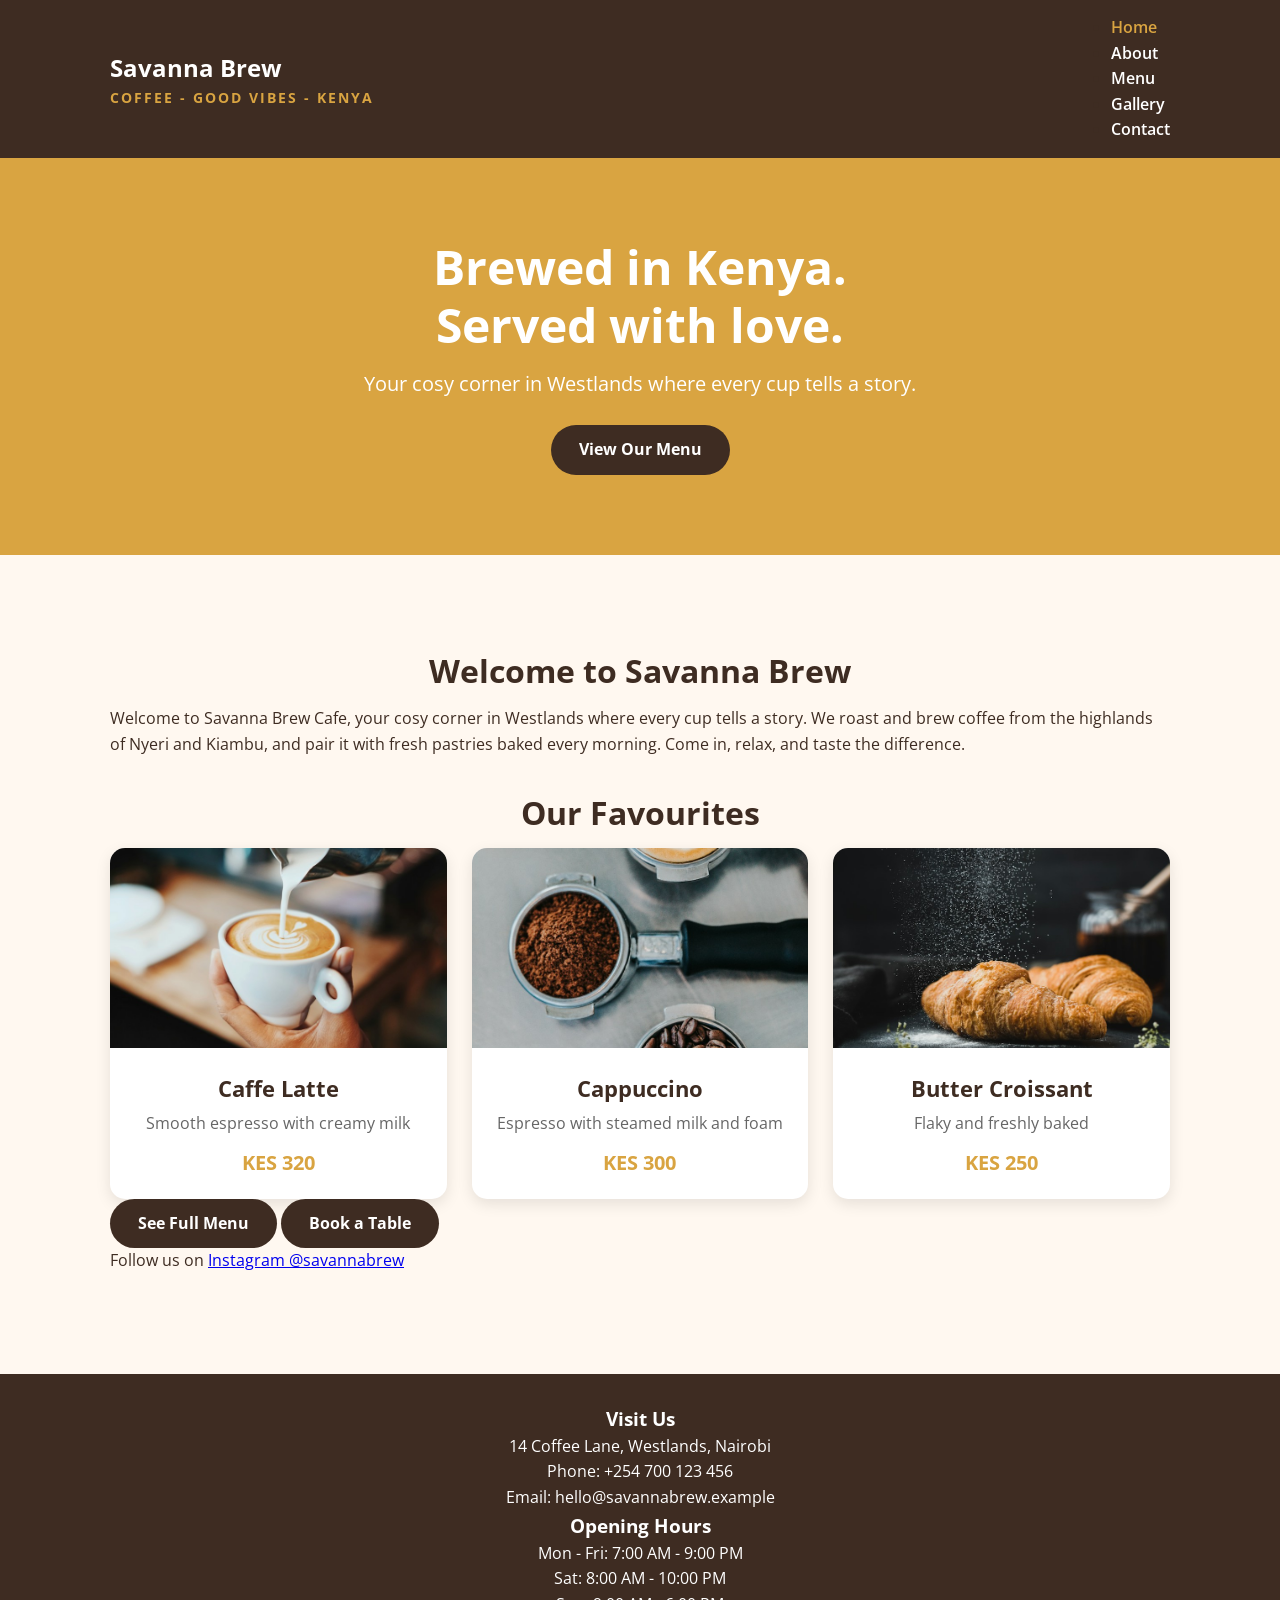
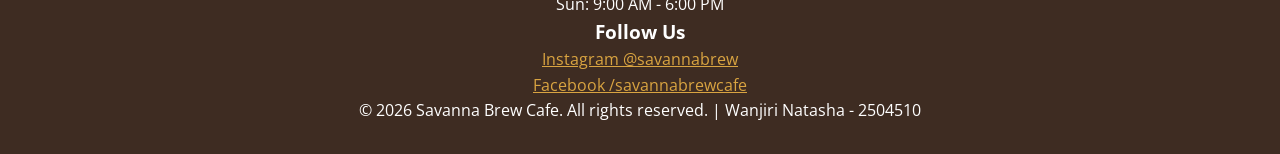
<file: index.html>
<!DOCTYPE html>
<html lang="en">
<head>
<meta charset="UTF-8">
<meta name="viewport" content="width=device-width, initial-scale=1.0">
<title>Home | Savanna Brew Cafe - Brewed in Kenya. Served with love.</title>
<link href="https://fonts.googleapis.com/css2?family=Open+Sans:wght@400;600;700&family=Playfair+Display:wght@700&display=swap" rel="stylesheet">
<link rel="stylesheet" href="css/style.css">
</head>
<body>
<header class="site-header">
<div class="container header-inner">
<a href="index.html" class="logo">Savanna Brew<span>COFFEE - GOOD VIBES - KENYA</span></a>
<nav><ul class="main-nav">
<li><a href="index.html" class="active">Home</a></li>
<li><a href="about.html">About</a></li>
<li><a href="menu.html">Menu</a></li>
<li><a href="gallery.html">Gallery</a></li>
<li><a href="contact.html">Contact</a></li>
</ul></nav>
</div>
</header>
<main>
<section class="hero">
<div class="container">
<h1>Brewed in Kenya.<br>Served with love.</h1>
<p>Your cosy corner in Westlands where every cup tells a story.</p>
<a href="menu.html" class="btn">View Our Menu</a>
</div>
</section>
<section class="section">
<div class="container">
<h2 class="section-title">Welcome to Savanna Brew</h2>
<p class="center-text">Welcome to Savanna Brew Cafe, your cosy corner in Westlands where every cup tells a story. We roast and brew coffee from the highlands of Nyeri and Kiambu, and pair it with fresh pastries baked every morning. Come in, relax, and taste the difference.</p>
<h2 class="section-title">Our Favourites</h2>
<div class="cards">
<article class="card">
<img src="images/coffee-1.jpg" alt="Creamy caffe latte in a brown cup">
<h3>Caffe Latte</h3>
<p>Smooth espresso with creamy milk</p>
<span class="price">KES 320</span>
</article>
<article class="card">
<img src="images/coffee-2.jpg" alt="Cappuccino with foam">
<h3>Cappuccino</h3>
<p>Espresso with steamed milk and foam</p>
<span class="price">KES 300</span>
</article>
<article class="card">
<img src="images/food-1.jpg" alt="Flaky butter croissant on wooden board">
<h3>Butter Croissant</h3>
<p>Flaky and freshly baked</p>
<span class="price">KES 250</span>
</article>
</div>
<div class="cta-row">
<a href="menu.html" class="btn">See Full Menu</a>
<a href="contact.html" class="btn btn-outline">Book a Table</a>
</div>
<p class="center-text">Follow us on <a href="https://instagram.com/savannabrew" target="_blank" rel="noopener">Instagram @savannabrew</a></p>
</div>
</section>
</main>
<footer>
<div class="container footer-grid">
<div><h3>Visit Us</h3><p>14 Coffee Lane, Westlands, Nairobi<br>Phone: +254 700 123 456<br>Email: hello@savannabrew.example</p></div>
<div><h3>Opening Hours</h3><p>Mon - Fri: 7:00 AM - 9:00 PM<br>Sat: 8:00 AM - 10:00 PM<br>Sun: 9:00 AM - 6:00 PM</p></div>
<div><h3>Follow Us</h3><p><a href="https://instagram.com/savannabrew" target="_blank" rel="noopener">Instagram @savannabrew</a><br><a href="https://facebook.com/savannabrewcafe" target="_blank" rel="noopener">Facebook /savannabrewcafe</a></p></div>
</div>
<p class="copyright">© 2026 Savanna Brew Cafe. All rights reserved. | Wanjiri Natasha - 2504510</p>
</footer>
</body>
</html>
</file>
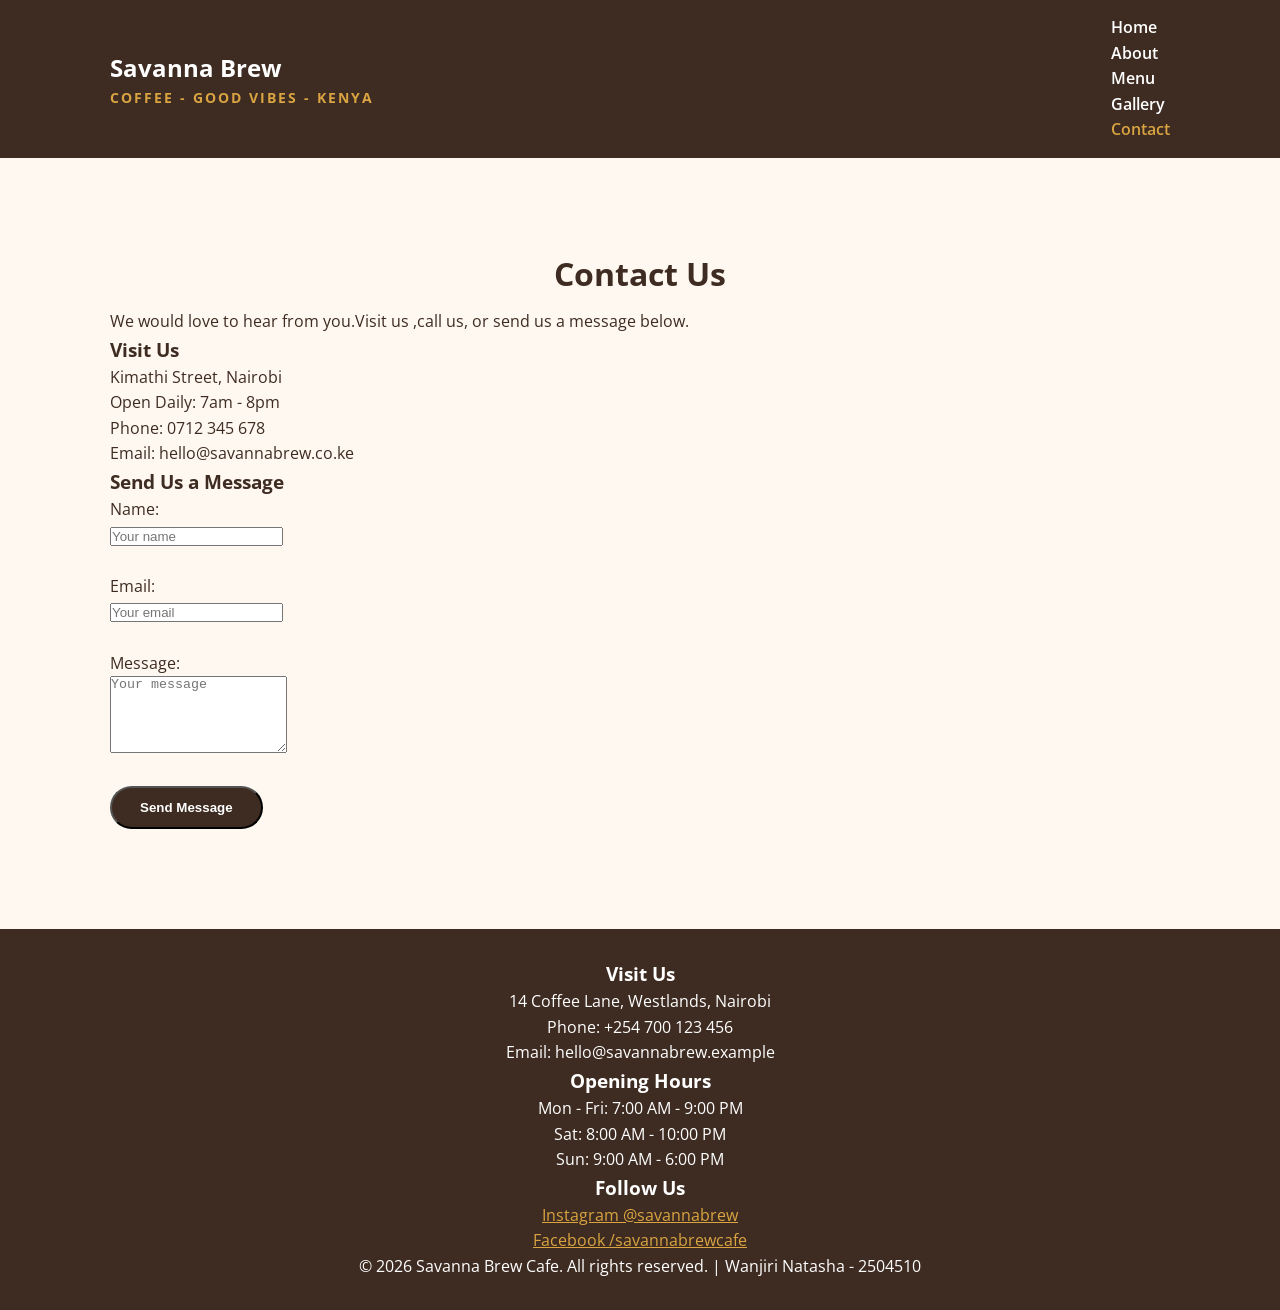
<file: contact.html>
<!DOCTYPE html>
<html lang="en">
<head>
<meta charset="UTF-8">
<meta name="viewport" content="width=device-width, initial-scale=1.0">
<title>Contact | Savanna Brew Cafe</title>
<link href="https://fonts.googleapis.com/css2?family=Open+Sans:wght@400;600;700&family=Playfair+Display:wght@700&display=swap" rel="stylesheet">
<link rel="stylesheet" href="css/style.css">
</head>
<body>
<header class="site-header">
<div class="container header-inner">
<a href="index.html" class="logo">Savanna Brew<span>COFFEE - GOOD VIBES - KENYA</span></a>
<nav><ul class="main-nav">
<li><a href="index.html">Home</a></li>
<li><a href="about.html">About</a></li>
<li><a href="menu.html">Menu</a></li>
<li><a href="gallery.html">Gallery</a></li>
<li><a href="contact.html"class="active">Contact</a></li>
</ul></nav>
</div>
</header>
<main>
<section class="section">
<div class="container">
<h2 class="section-title">Contact Us</h2>
<p class="center-text">We would love to hear from you.Visit us ,call us, or send us a message below.</p>
<h3>Visit Us</h3>
<p class="center-text">Kimathi Street, Nairobi<br>Open Daily: 7am - 8pm<br>Phone: 0712 345 678<br>Email: hello@savannabrew.co.ke</p>

<h3>Send Us a Message</h3>
<form>
<label>Name:</label><br>
<input type="text" placeholder="Your name"><br><br>
<label>Email:</label><br>
<input type="email" placeholder="Your email"><br><br>
<label>Message:</label><br>
<textarea rows="5" placeholder="Your message"></textarea><br><br>
<button class="btn" type="submit">Send Message</button>
</form>

</div>
</section>
</main>
<footer>
<div class="container footer-grid">
<div><h3>Visit Us</h3><p>14 Coffee Lane, Westlands, Nairobi<br>Phone: +254 700 123 456<br>Email: hello@savannabrew.example</p></div>
<div><h3>Opening Hours</h3><p>Mon - Fri: 7:00 AM - 9:00 PM<br>Sat: 8:00 AM - 10:00 PM<br>Sun: 9:00 AM - 6:00 PM</p></div>
<div><h3>Follow Us</h3><p><a href="https://instagram.com/savannabrew" target="_blank" rel="noopener">Instagram @savannabrew</a><br><a href="https://facebook.com/savannabrewcafe" target="_blank" rel="noopener">Facebook /savannabrewcafe</a></p></div>
</div>
<p class="copyright">© 2026 Savanna Brew Cafe. All rights reserved. | Wanjiri Natasha - 2504510</p>
</footer>
</body>
</html>
</file>
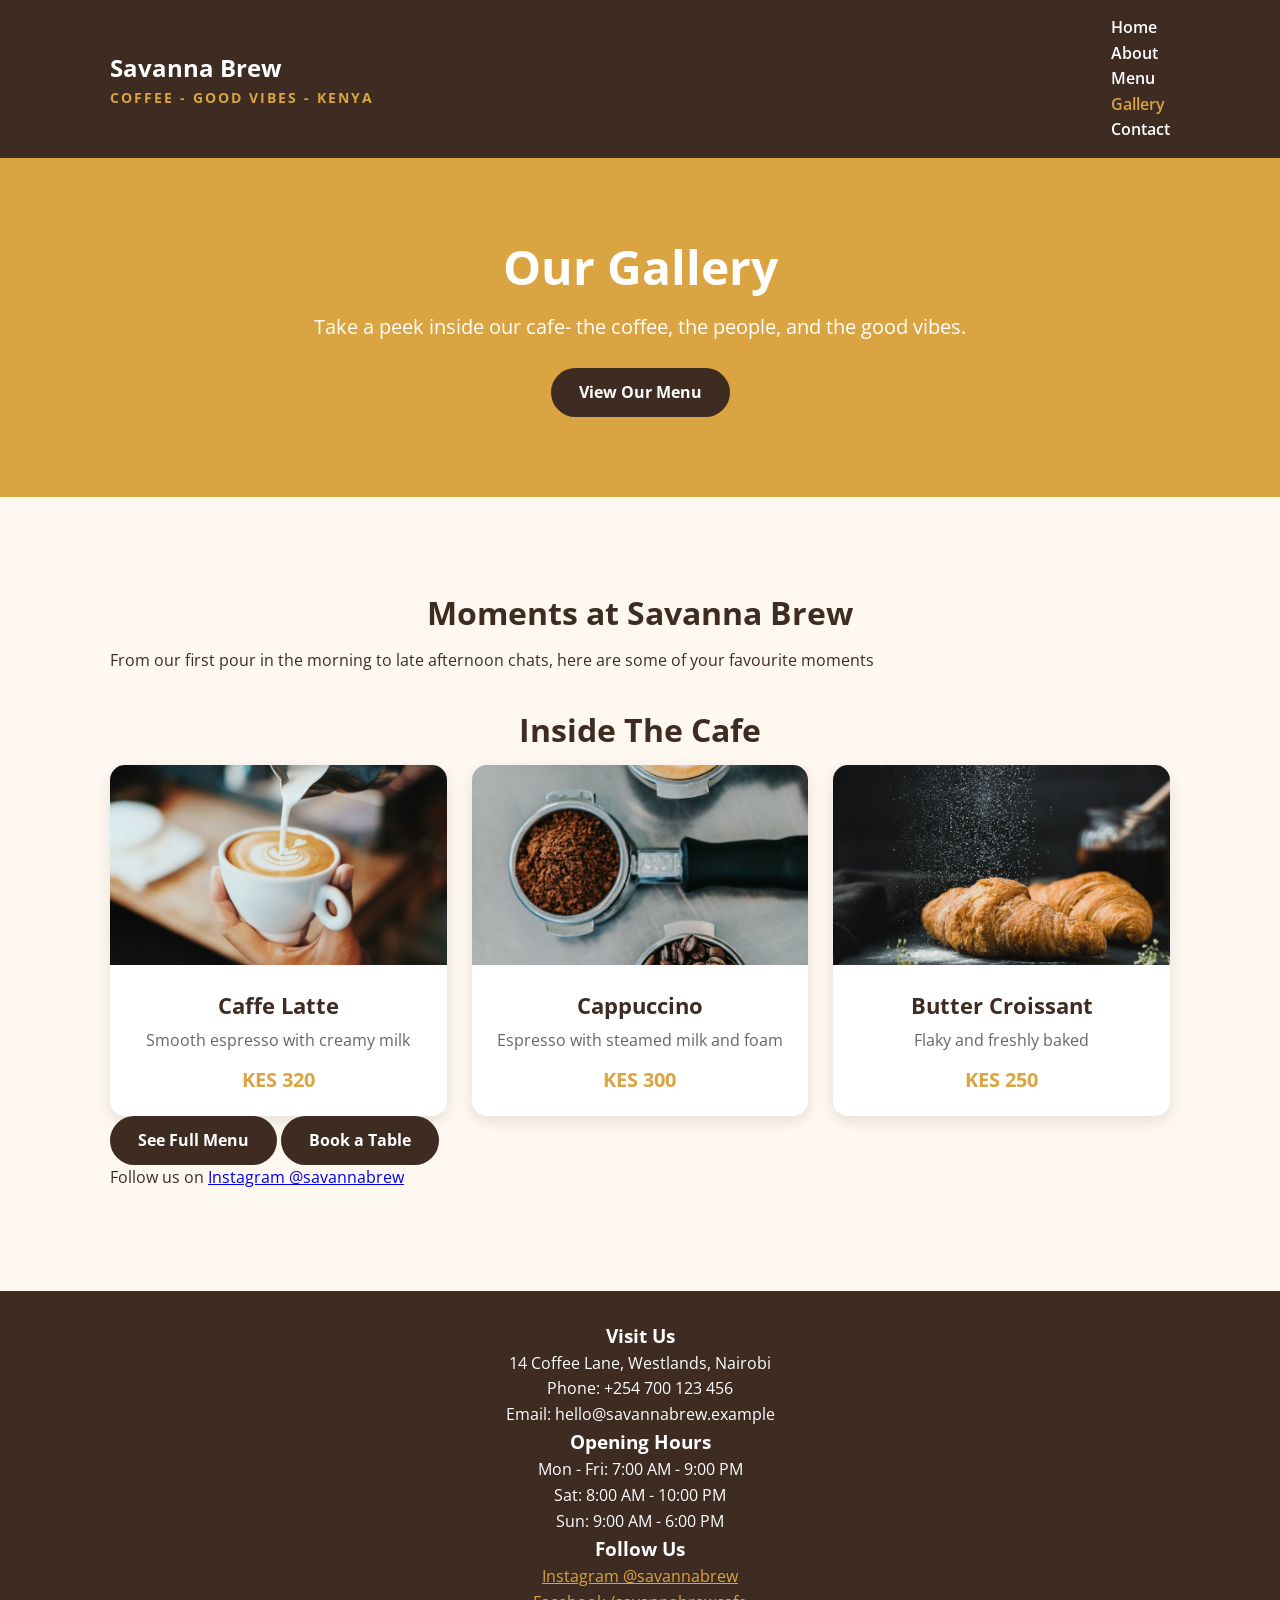
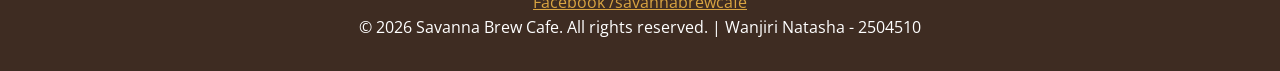
<file: gallery.html>
<!DOCTYPE html>
<html lang="en">
<head>
<meta charset="UTF-8">
<meta name="viewport" content="width=device-width, initial-scale=1.0">
<title>gallery | Savanna Brew Cafe - Brewed in Kenya. Served with love.</title>
<link href="https://fonts.googleapis.com/css2?family=Open+Sans:wght@400;600;700&family=Playfair+Display:wght@700&display=swap" rel="stylesheet">
<link rel="stylesheet" href="css/style.css">
</head>
<body>
<header class="site-header">
<div class="container header-inner">
<a href="index.html" class="logo">Savanna Brew<span>COFFEE - GOOD VIBES - KENYA</span></a>
<nav><ul class="main-nav">
<li><a href="index.html" class="">Home</a></li>
<li><a href="about.html">About</a></li>
<li><a href="menu.html">Menu</a></li>
<li><a href="gallery.html" class="active">Gallery</a></li>
<li><a href="contact.html">Contact</a></li>
</ul></nav>
</div>
</header>
<main>
<section class="hero">
<div class="container">
<h1>Our Gallery</h1>
<p>Take a peek inside our cafe- the coffee, the people, and the good vibes.</p>
<a href="menu.html" class="btn">View Our Menu</a>
</div>
</section>
<section class="section">
<div class="container">
<h2 class="section-title">Moments at Savanna Brew</h2>
<p class="center-text">From our first pour in the morning to late afternoon chats, here are some of your favourite moments</p>
<h2 class="section-title">Inside The Cafe</h2>
<div class="cards">
<article class="card">
<img src="images/coffee-1.jpg" alt="Creamy caffe latte in a brown cup">
<h3>Caffe Latte</h3>
<p>Smooth espresso with creamy milk</p>
<span class="price">KES 320</span>
</article>
<article class="card">
<img src="images/coffee-2.jpg" alt="Cappuccino with foam">
<h3>Cappuccino</h3>
<p>Espresso with steamed milk and foam</p>
<span class="price">KES 300</span>
</article>
<article class="card">
<img src="images/food-1.jpg" alt="Flaky butter croissant on wooden board">
<h3>Butter Croissant</h3>
<p>Flaky and freshly baked</p>
<span class="price">KES 250</span>
</article>
</div>
<div class="cta-row">
<a href="menu.html" class="btn">See Full Menu</a>
<a href="contact.html" class="btn btn-outline">Book a Table</a>
</div>
<p class="center-text">Follow us on <a href="https://instagram.com/savannabrew" target="_blank" rel="noopener">Instagram @savannabrew</a></p>
</div>
</section>
</main>
<footer>
<div class="container footer-grid">
<div><h3>Visit Us</h3><p>14 Coffee Lane, Westlands, Nairobi<br>Phone: +254 700 123 456<br>Email: hello@savannabrew.example</p></div>
<div><h3>Opening Hours</h3><p>Mon - Fri: 7:00 AM - 9:00 PM<br>Sat: 8:00 AM - 10:00 PM<br>Sun: 9:00 AM - 6:00 PM</p></div>
<div><h3>Follow Us</h3><p><a href="https://instagram.com/savannabrew" target="_blank" rel="noopener">Instagram @savannabrew</a><br><a href="https://facebook.com/savannabrewcafe" target="_blank" rel="noopener">Facebook /savannabrewcafe</a></p></div>
</div>
<p class="copyright">© 2026 Savanna Brew Cafe. All rights reserved. | Wanjiri Natasha - 2504510</p>
</footer>
</body>
</html>
</file>
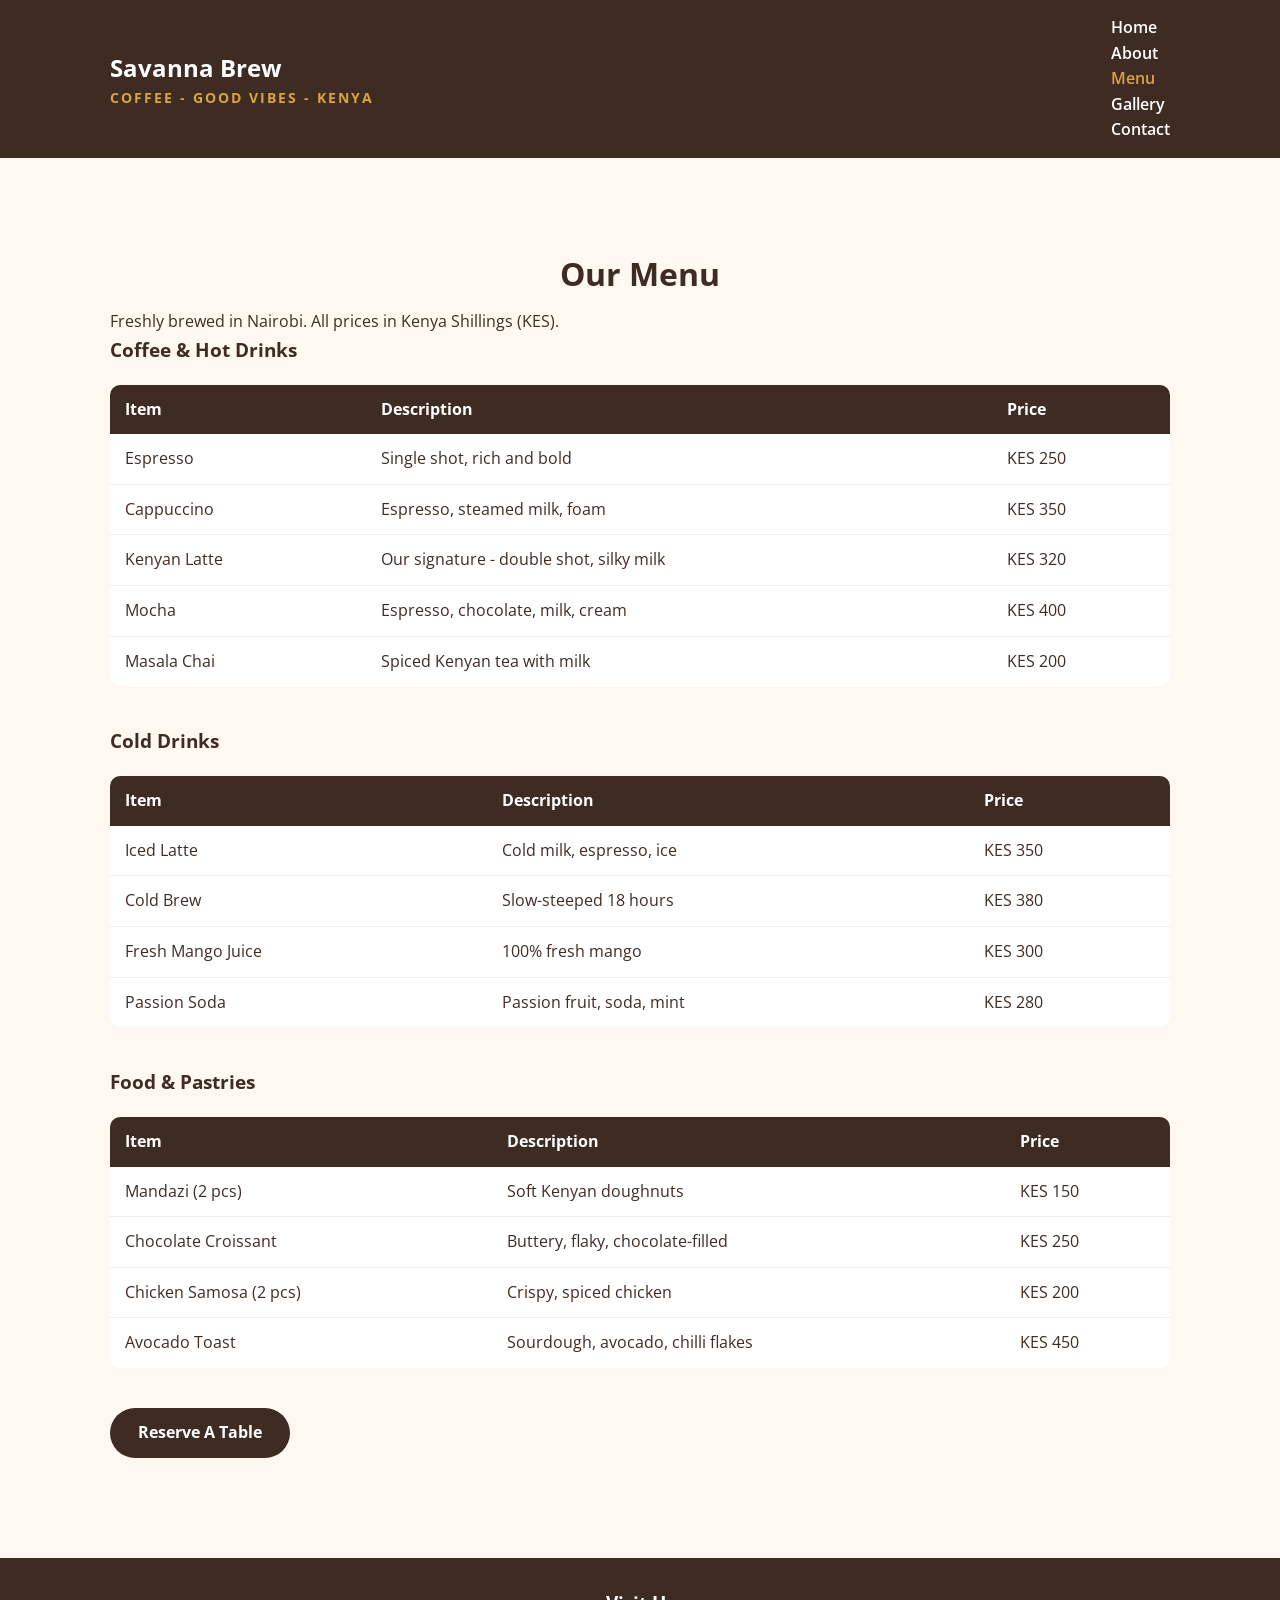
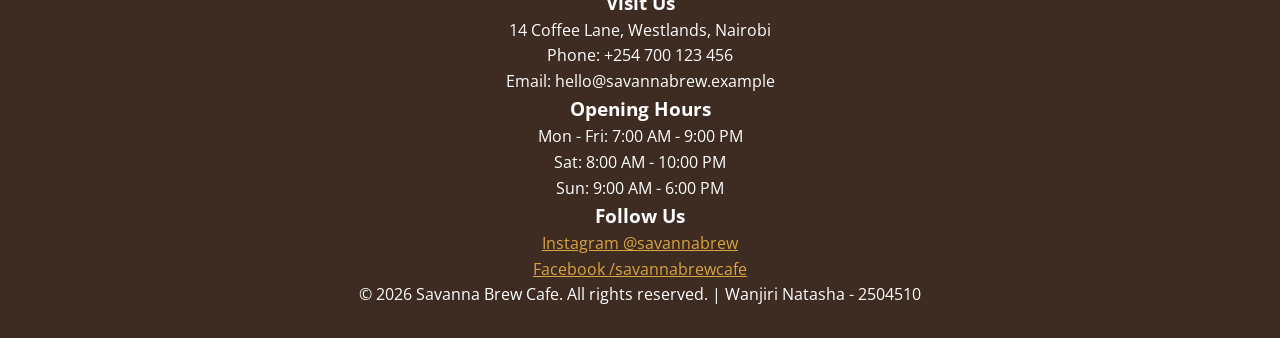
<file: menu.html>
<!DOCTYPE html>
<html lang="en">
<head>
<meta charset="UTF-8">
<meta name="viewport" content="width=device-width, initial-scale=1.0">
<title>Menu | Savanna Brew Cafe</title>
<link href="https://fonts.googleapis.com/css2?family=Open+Sans:wght@400;600;700&family=Playfair+Display:wght@700&display=swap" rel="stylesheet">
<link rel="stylesheet" href="css/style.css">
</head>
<body>
<header class="site-header">
<div class="container header-inner">
<a href="index.html" class="logo">Savanna Brew<span>COFFEE - GOOD VIBES - KENYA</span></a>
<nav><ul class="main-nav">
<li><a href="index.html">Home</a></li>
<li><a href="about.html">About</a></li>
<li><a href="menu.html" class="active">Menu</a></li>
<li><a href="gallery.html">Gallery</a></li>
<li><a href="contact.html">Contact</a></li>
</ul></nav>
</div>
</header>
<main>
<section class="section">
<div class="container">
<h2 class="section-title">Our Menu</h2>
<p class="center-text">Freshly brewed in Nairobi. All prices in Kenya Shillings (KES).</p>

<h3>Coffee &amp; Hot Drinks</h3>
<table class="menu-table">
<tr><th>Item</th><th>Description</th><th>Price</th></tr>
<tr><td>Espresso</td><td>Single shot, rich and bold</td><td>KES 250</td></tr>
<tr><td>Cappuccino</td><td>Espresso, steamed milk, foam</td><td>KES 350</td></tr>
<tr><td>Kenyan Latte</td><td>Our signature - double shot, silky milk</td><td>KES 320</td></tr>
<tr><td>Mocha</td><td>Espresso, chocolate, milk, cream</td><td>KES 400</td></tr>
<tr><td>Masala Chai</td><td>Spiced Kenyan tea with milk</td><td>KES 200</td></tr>
</table>

<h3>Cold Drinks</h3>
<table class="menu-table">
<tr><th>Item</th><th>Description</th><th>Price</th></tr>
<tr><td>Iced Latte</td><td>Cold milk, espresso, ice</td><td>KES 350</td></tr>
<tr><td>Cold Brew</td><td>Slow-steeped 18 hours</td><td>KES 380</td></tr>
<tr><td>Fresh Mango Juice</td><td>100% fresh mango</td><td>KES 300</td></tr>
<tr><td>Passion Soda</td><td>Passion fruit, soda, mint</td><td>KES 280</td></tr>
</table>

<h3>Food &amp; Pastries</h3>
<table class="menu-table">
<tr><th>Item</th><th>Description</th><th>Price</th></tr>
<tr><td>Mandazi (2 pcs)</td><td>Soft Kenyan doughnuts</td><td>KES 150</td></tr>
<tr><td>Chocolate Croissant</td><td>Buttery, flaky, chocolate-filled</td><td>KES 250</td></tr>
<tr><td>Chicken Samosa (2 pcs)</td><td>Crispy, spiced chicken</td><td>KES 200</td></tr>
<tr><td>Avocado Toast</td><td>Sourdough, avocado, chilli flakes</td><td>KES 450</td></tr>
</table>

<p class="center-text"><a href="contact.html" class="btn">Reserve A Table</a></p>
</div>
</section>
</main>
<footer>
<div class="container footer-grid">
<div><h3>Visit Us</h3><p>14 Coffee Lane, Westlands, Nairobi<br>Phone: +254 700 123 456<br>Email: hello@savannabrew.example</p></div>
<div><h3>Opening Hours</h3><p>Mon - Fri: 7:00 AM - 9:00 PM<br>Sat: 8:00 AM - 10:00 PM<br>Sun: 9:00 AM - 6:00 PM</p></div>
<div><h3>Follow Us</h3><p><a href="https://instagram.com/savannabrew" target="_blank" rel="noopener">Instagram @savannabrew</a><br><a href="https://facebook.com/savannabrewcafe" target="_blank" rel="noopener">Facebook /savannabrewcafe</a></p></div>
</div>
<p class="copyright">© 2026 Savanna Brew Cafe. All rights reserved. | Wanjiri Natasha - 2504510</p>
</footer>
</body>
</html>
</file>
<file: css/style.css>
* { margin: 0; padding: 0; box-sizing: border-box; }

body {
  font-family: 'Open Sans', Arial, sans-serif;
  background: #FFF8F0;
  color: #3E2C22;
  line-height: 1.6;
}

.container { max-width: 1100px; margin: 0 auto; padding: 0 20px; }

.site-header { background: #3E2C22; padding: 15px 0; position: sticky; top: 0; }
.header-inner { display: flex; justify-content: space-between; align-items: center; }
.logo { color: #fff; font-size: 24px; font-weight: bold; text-decoration: none; }
.logo span { color: #D9A441; font-size: 14px; display: block; letter-spacing: 2px; }
.main-nav ul { list-style: none; display: flex; gap: 20px; }
.main-nav a { color: #fff; text-decoration: none; font-weight: 600; }
.main-nav a.active, .main-nav a:hover { color: #D9A441; }

.hero { background: #D9A441; color: #fff; text-align: center; padding: 80px 20px; }
.hero h1 { font-size: 48px; line-height: 1.2; margin-bottom: 15px; }
.hero p { font-size: 20px; margin-bottom: 25px; }
.btn { background: #3E2C22; color: #fff; padding: 12px 28px; text-decoration: none; border-radius: 30px; font-weight: bold; display: inline-block; }
.btn:hover { background: #5A4030; }

.section { padding: 60px 0; }
.section-title { text-align: center; font-size: 32px; margin-bottom: 10px; color: #3E2C22; }
.section-subtitle { text-align: center; color: #777; margin-bottom: 35px; }

.cards, .favourites-grid, .menu-grid { display: grid; grid-template-columns: repeat(auto-fit, minmax(250px, 1fr)); gap: 25px; }
.card, .favourite-card, .menu-item { background: #fff; border-radius: 15px; overflow: hidden; box-shadow: 0 5px 15px rgba(0,0,0,0.1); text-align: center; padding-bottom: 20px; }
.card img, .favourite-card img, .menu-item img { width: 100%; height: 200px; object-fit: cover; }
.card h3, .favourite-card h3, .menu-item h3 { margin: 15px 0 5px; font-size: 22px; }
.card p, .favourite-card p { padding: 0 15px; color: #666; }
.price { color: #D9A441; font-weight: bold; font-size: 20px; margin-top: 10px; display: block; }

footer, .site-footer { background: #3E2C22; color: #fff; text-align: center; padding: 30px 20px; margin-top: 40px; }
footer a { color: #D9A441; }
table { width: 100%; border-collapse: collapse; margin: 20px 0 40px; background: #fff; border-radius: 10px; overflow: hidden; }
th { background: #3E2C22; color: #fff; text-align: left; padding: 12px 15px; }
td { padding: 12px 15px; border-bottom: 1px solid #eee; }
tr:last-child td { border-bottom: none; }
h2 { margin: 30px 0 10px; font-size: 28px; }
</file>
